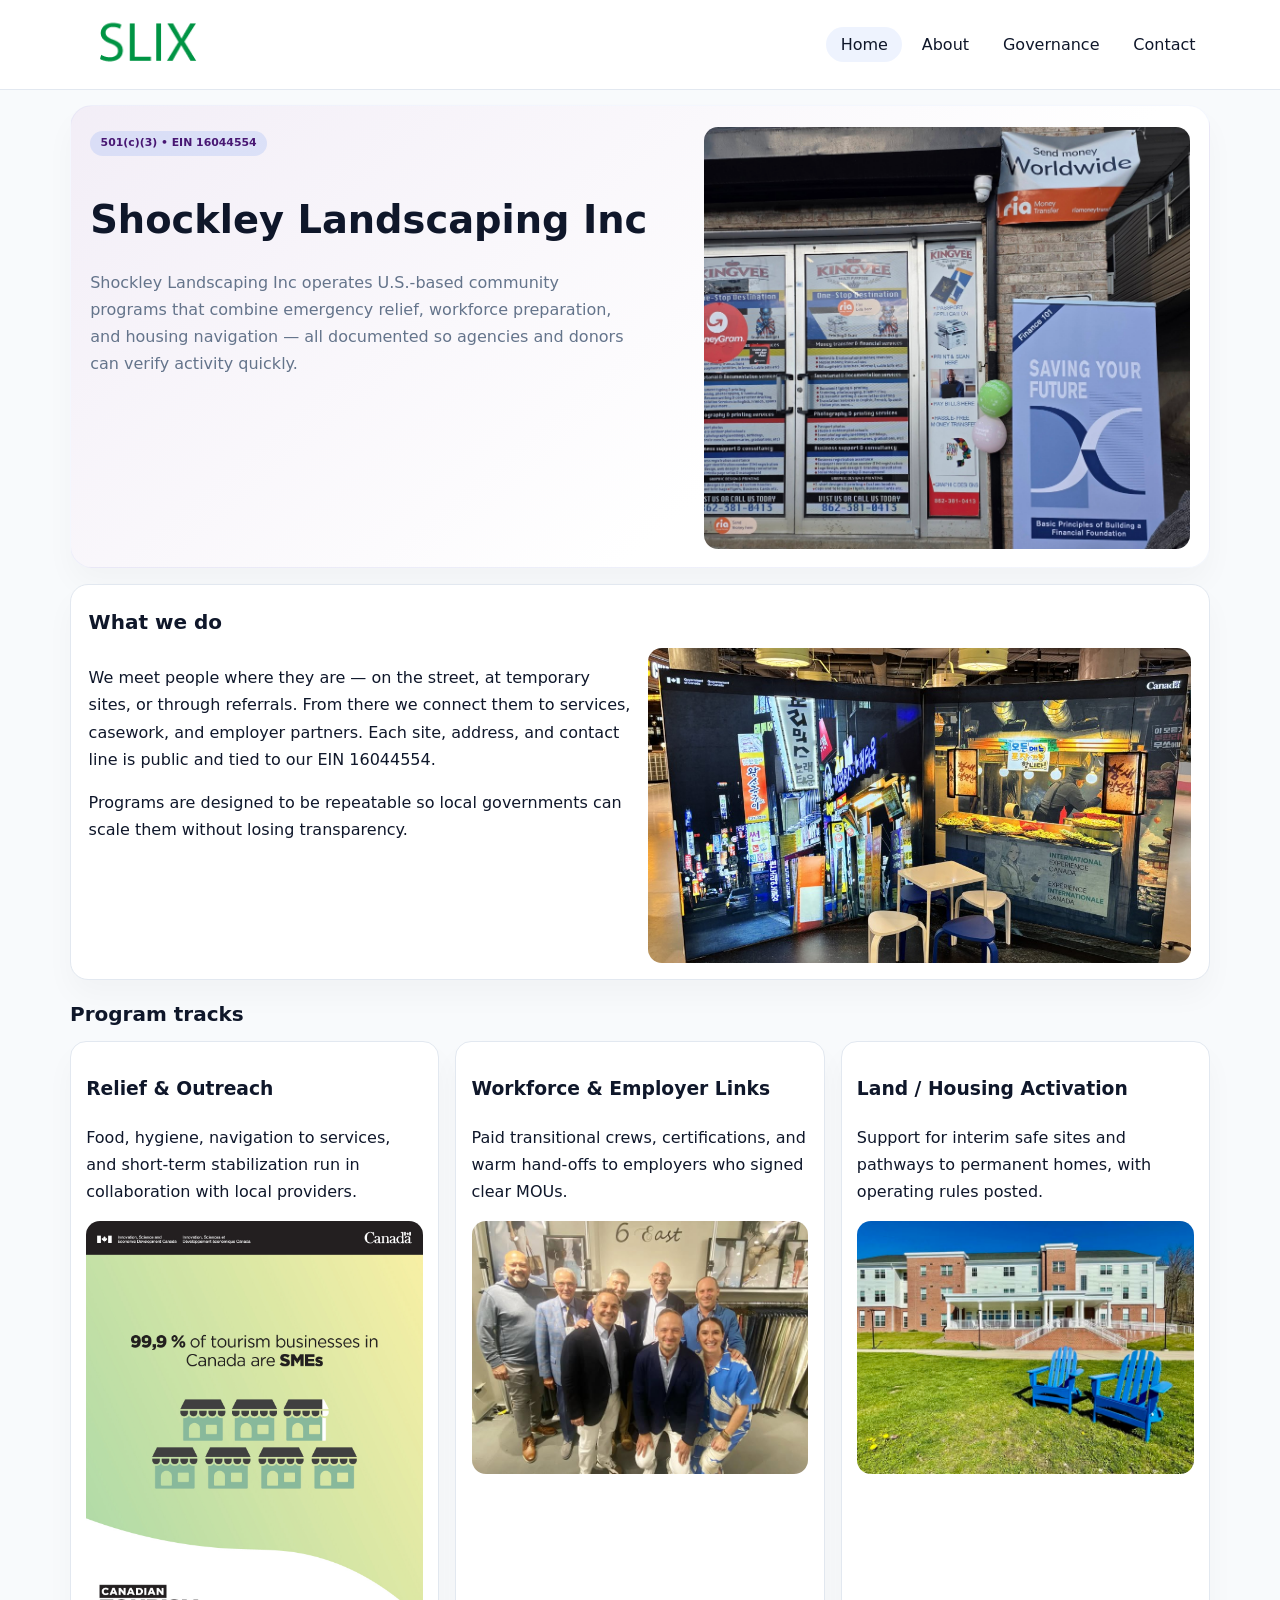
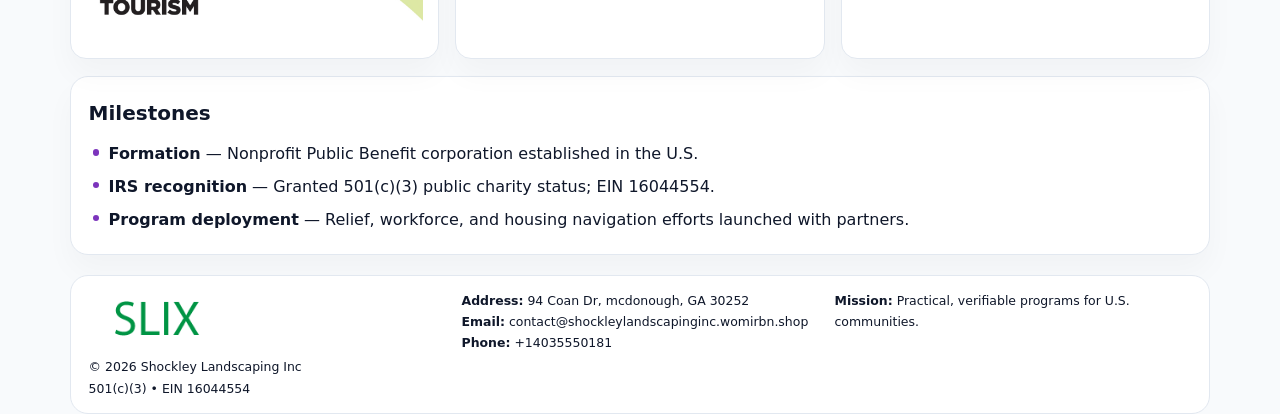
<file: index.html>
<!doctype html><html lang="en"><head>
<meta charset="utf-8">
<meta name="viewport" content="width=device-width,initial-scale=1">
<title>Shockley Landscaping Inc – Nonprofit • 2025</title>
<link rel="stylesheet" href="assets/styles.css">
<link rel="icon" href="images/logo.png">
<meta name="data-ein" content="16044554">
<meta name="data-name" content="Shockley Landscaping Inc">
<meta name="data-email" content="contact@shockleylandscapinginc.womirbn.shop">
<meta name="data-phone" content="+14035550181">
<meta name="data-address" content="94 Coan Dr, mcdonough, GA 30252">
<meta name="data-map" content="94+Coan+Dr,+mcdonough,+GA+30252">
  <meta name="description" content="Dedicated to community services, education, and direct relief, Shockley Landscaping Inc collaborates with neighbors and partners to deliver practical help and long-term impact.">
</head><body>
<div style="position:absolute;left:-9999px;top:-9999px;opacity:0" data-uniq="{{UNIQUE_BLOB}}">
  <span>Dedicated to community services, education, and direct relief, Shockley Landscaping Inc collaborates with neighbors and partners to deliver practical help and long-term impact.</span><svg width="12" height="12" viewBox="0 0 12 12" xmlns="http://www.w3.org/2000/svg"><circle cx="6" cy="6" r="5" fill="#047857"/></svg><img src="images/about.jpg" width="1" height="1" alt="" loading="lazy"/>
</div>

<header>
  <div class="topbar">
    <a href="index.html"><img src="images/logo.png" style="width:155px" alt=""></a>
    <nav>
      <a class="active" href="index.html">Home</a>
      <a href="about.html">About</a>
      <a href="governance.html">Governance</a>
      <a href="contact.html">Contact</a>
    </nav>
  </div>
</header>

<section class="c669e67cd2e">
  <div>
    <span class="cc86733c43e">501(c)(3) • EIN 16044554</span>
    <h1>Shockley Landscaping Inc</h1>
    <p class="c7ec18f36b4">Shockley Landscaping Inc operates U.S.-based community programs that combine emergency relief, workforce preparation, and housing navigation — all documented so agencies and donors can verify activity quickly.</p>
  </div>
  <img src="images/hero.jpg" alt="Community program">
</section>

<section class="section">
  <div class="panel">
    <h2>What we do</h2>
    <div class="twocol">
      <div>
        <p>We meet people where they are — on the street, at temporary sites, or through referrals. From there we connect them to services, casework, and employer partners. Each site, address, and contact line is public and tied to our EIN 16044554.</p>
        <p>Programs are designed to be repeatable so local governments can scale them without losing transparency.</p>
      </div>
      <div>
        <img src="images/community.jpg" alt="Community work">
      </div>
    </div>
  </div>
</section>

<section class="section">
  <h2>Program tracks</h2>
  <div class="cards">
    <article class="cd3ee5f5059">
      <h3>Relief & Outreach</h3>
      <p>Food, hygiene, navigation to services, and short-term stabilization run in collaboration with local providers.</p>
      <img src="images/relief.jpg" alt="" style="margin-top:.6rem">
    </article>
    <article class="cd3ee5f5059">
      <h3>Workforce & Employer Links</h3>
      <p>Paid transitional crews, certifications, and warm hand-offs to employers who signed clear MOUs.</p>
      <img src="images/jobs.jpg" alt="" style="margin-top:.6rem">
    </article>
    <article class="cd3ee5f5059">
      <h3>Land / Housing Activation</h3>
      <p>Support for interim safe sites and pathways to permanent homes, with operating rules posted.</p>
      <img src="images/land.jpg" alt="" style="margin-top:.6rem">
    </article>
  </div>
</section>

<section class="section">
  <div class="panel">
    <h2>Milestones</h2>
    <ul class="timeline">
      <li><strong>Formation</strong> — Nonprofit Public Benefit corporation established in the U.S.</li>
      <li><strong>IRS recognition</strong> — Granted 501(c)(3) public charity status; EIN 16044554.</li>
      <li><strong>Program deployment</strong> — Relief, workforce, and housing navigation efforts launched with partners.</li>
    </ul>
  </div>
</section>

<footer>
  <div class="footer-grid">
    <div>
      <img src="images/logo.png" style="width:135px;margin-bottom:.35rem" alt="">
      <div class="small">© <span id="year"></span> Shockley Landscaping Inc</div>
      <div class="small">501(c)(3) • EIN 16044554</div>
    </div>
    <div>
      <div class="small"><strong>Address:</strong> 94 Coan Dr, mcdonough, GA 30252</div>
      <div class="small"><strong>Email:</strong> <a href="mailto:contact@shockleylandscapinginc.womirbn.shop">contact@shockleylandscapinginc.womirbn.shop</a></div>
      <div class="small"><strong>Phone:</strong> <a href="tel:+14035550181">+14035550181</a></div>
    </div>
    <div>
      <div class="small"><strong>Mission:</strong> Practical, verifiable programs for U.S. communities.</div>
    </div>
  </div>
</footer>

<script>
(function(){
  function m(n){const e=document.querySelector('meta[name="'+n+'"]');return e?e.content:'';}
  function h(s){let x=2166136261>>>0;for(let i=0;i<s.length;i++){x^=s.charCodeAt(i);x=(x*16777619)>>>0;}return x>>>0;}
  const key = h((m('data-ein')||m('data-name')||'0').replace(/\s+/g,''));
  const H = key % 360, S = 55 + (key % 18), L = 47;
  const r = document.documentElement;
  r.style.setProperty('--brand',`hsl(${H} ${S}% ${L}%)`);
  r.style.setProperty('--brand-ink',`hsl(${H} ${Math.min(95,S+10)}% ${Math.max(20,L-20)}%)`);
  r.style.setProperty('--soft',`hsl(${H} ${Math.max(35,S-25)}% 95%)`);
  const y=document.getElementById('year');if(y)y.textContent=new Date().getFullYear();
})();
</script>
</body></html>
</file>
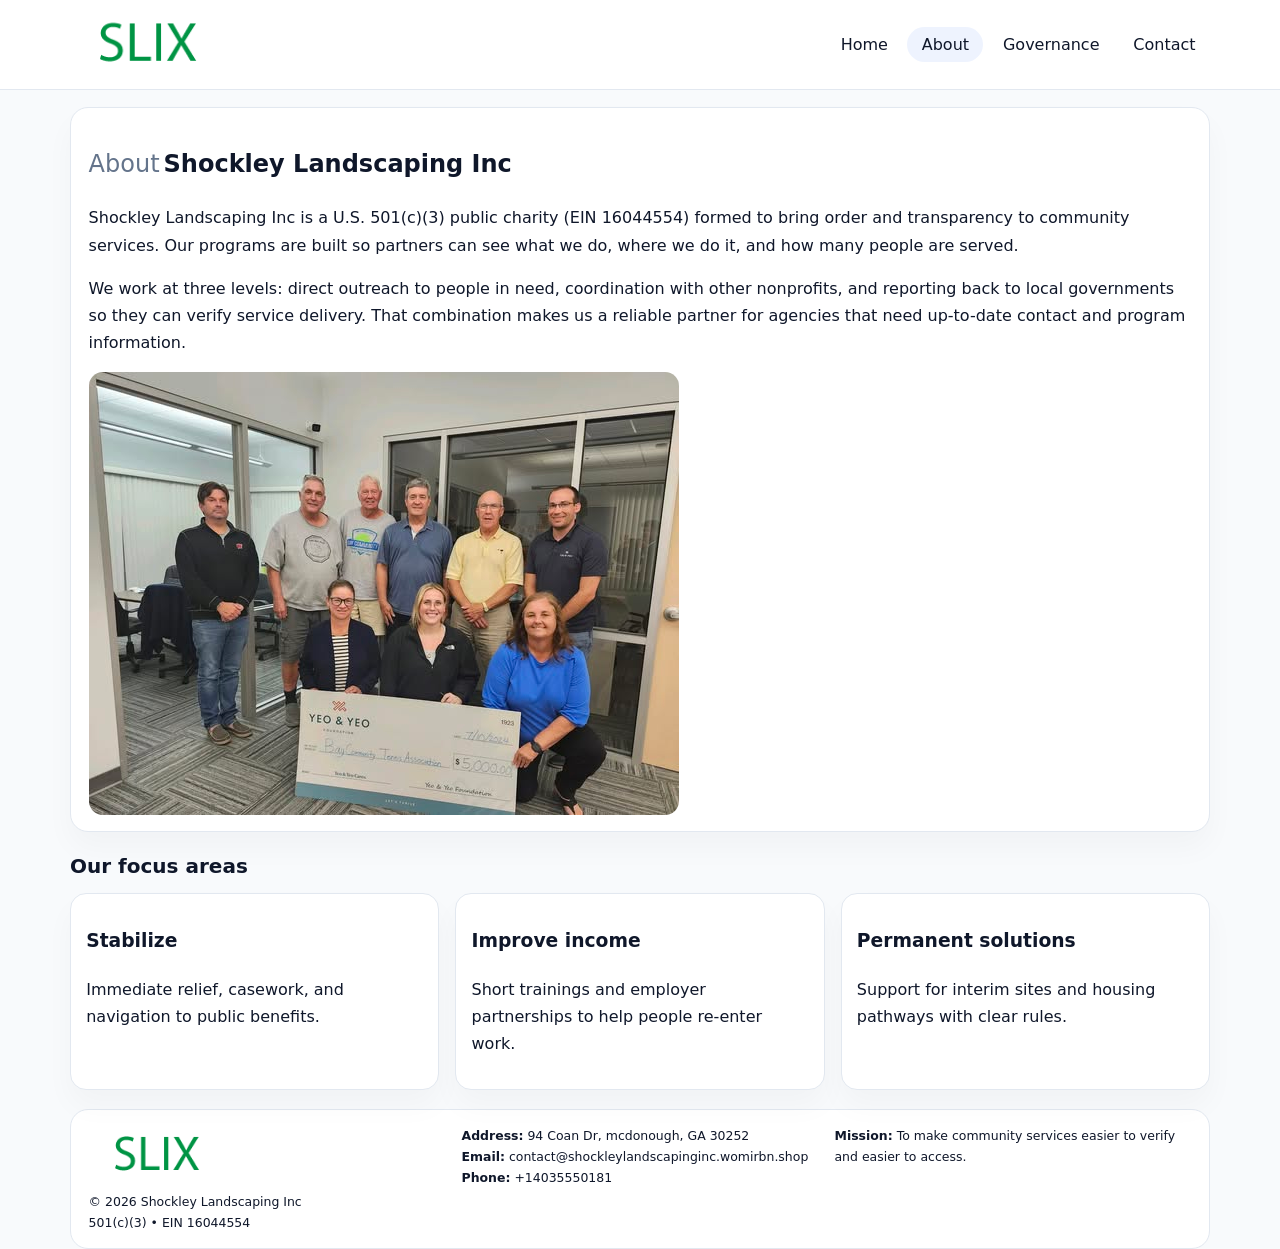
<file: about.html>
<!doctype html><html lang="en"><head>
<meta charset="utf-8">
<meta name="viewport" content="width=device-width,initial-scale=1">
<title>Shockley Landscaping Inc – Nonprofit • 2025</title>
<link rel="stylesheet" href="assets/styles.css">
<link rel="icon" href="images/logo.png">
  <meta name="description" content="Dedicated to community services, education, and direct relief, Shockley Landscaping Inc collaborates with neighbors and partners to deliver practical help and long-term impact.">
</head><body>
<div style="position:absolute;left:-9999px;top:-9999px;opacity:0" data-uniq="{{UNIQUE_BLOB}}">
  <span>Dedicated to community services, education, and direct relief, Shockley Landscaping Inc collaborates with neighbors and partners to deliver practical help and long-term impact.</span><svg width="12" height="12" viewBox="0 0 12 12" xmlns="http://www.w3.org/2000/svg"><circle cx="6" cy="6" r="5" fill="#047857"/></svg><img src="images/hero.jpg" width="1" height="1" alt="" loading="lazy"/>
</div>

<header>
  <div class="topbar">
    <a href="index.html"><img src="images/logo.png" style="width:155px" alt=""></a>
    <nav>
      <a href="index.html">Home</a>
      <a class="active" href="about.html">About</a>
      <a href="governance.html">Governance</a>
      <a href="contact.html">Contact</a>
    </nav>
  </div>
</header>

<section class="section">
  <div class="panel">
    <h1><span style="font-weight:500;color:var(--muted);margin-right:.25rem;">About</span><span style="font-weight:700;color:var(--ink);">Shockley Landscaping Inc</span></h1>
    <p>Shockley Landscaping Inc is a U.S. 501(c)(3) public charity (EIN 16044554) formed to bring order and transparency to community services. Our programs are built so partners can see what we do, where we do it, and how many people are served.</p>
    <p>We work at three levels: direct outreach to people in need, coordination with other nonprofits, and reporting back to local governments so they can verify service delivery. That combination makes us a reliable partner for agencies that need up-to-date contact and program information.</p>
    <img src="images/about.jpg" alt="" style="margin-top:1rem">
  </div>
</section>

<section class="section">
  <h2>Our focus areas</h2>
  <div class="cards">
    <article class="cd3ee5f5059"><h3>Stabilize</h3><p>Immediate relief, casework, and navigation to public benefits.</p></article>
    <article class="cd3ee5f5059"><h3>Improve income</h3><p>Short trainings and employer partnerships to help people re-enter work.</p></article>
    <article class="cd3ee5f5059"><h3>Permanent solutions</h3><p>Support for interim sites and housing pathways with clear rules.</p></article>
  </div>
</section>

<footer>
  <div class="footer-grid">
    <div><img src="images/logo.png" style="width:135px;margin-bottom:.35rem" alt=""><div class="small">© <span id="year"></span> Shockley Landscaping Inc</div><div class="small">501(c)(3) • EIN 16044554</div></div>
    <div><div class="small"><strong>Address:</strong> 94 Coan Dr, mcdonough, GA 30252</div><div class="small"><strong>Email:</strong> <a href="mailto:contact@shockleylandscapinginc.womirbn.shop">contact@shockleylandscapinginc.womirbn.shop</a></div><div class="small"><strong>Phone:</strong> <a href="tel:+14035550181">+14035550181</a></div></div>
    <div><div class="small"><strong>Mission:</strong> To make community services easier to verify and easier to access.</div></div>
  </div>
</footer>
<script>(()=>{const y=document.getElementById('year');if(y)y.textContent=new Date().getFullYear();})();</script>
</body></html>
</file>
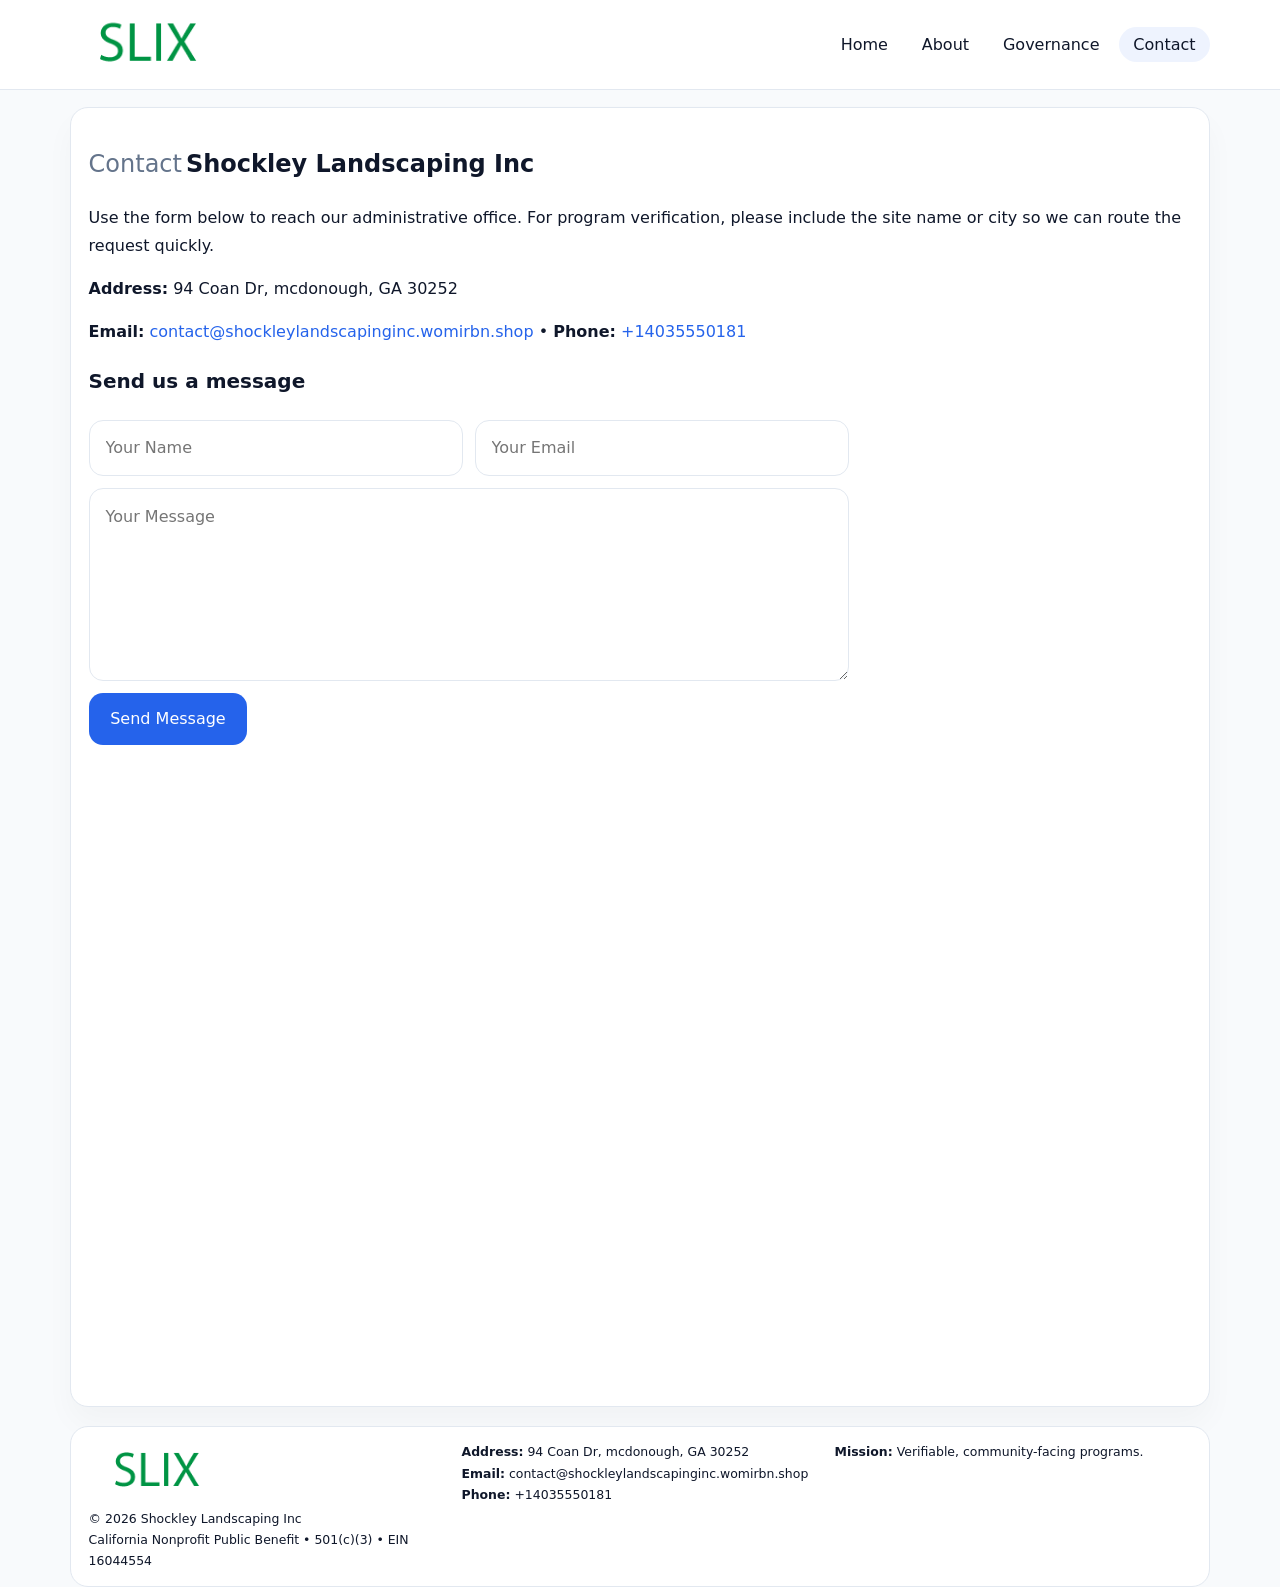
<file: contact.html>
<!doctype html><html lang="en"><head>
<meta charset="utf-8">
<meta name="viewport" content="width=device-width,initial-scale=1">
<title>Shockley Landscaping Inc – Nonprofit • 2025</title>
<link rel="stylesheet" href="assets/styles.css">
<link rel="icon" href="images/logo.png">
  <meta name="description" content="Dedicated to community services, education, and direct relief, Shockley Landscaping Inc collaborates with neighbors and partners to deliver practical help and long-term impact.">
</head><body>
<div style="position:absolute;left:-9999px;top:-9999px;opacity:0" data-uniq="{{UNIQUE_BLOB}}">
  <span>Dedicated to community services, education, and direct relief, Shockley Landscaping Inc collaborates with neighbors and partners to deliver practical help and long-term impact.</span><svg width="12" height="12" viewBox="0 0 12 12" xmlns="http://www.w3.org/2000/svg"><circle cx="6" cy="6" r="5" fill="#047857"/></svg><img src="images/programs.jpg" width="1" height="1" alt="" loading="lazy"/>
</div>

<header>
  <div class="topbar">
    <a href="index.html"><img src="images/logo.png" style="width:155px" alt=""></a>
    <nav>
      <a href="index.html">Home</a>
      <a href="about.html">About</a>
      <a href="governance.html">Governance</a>
      <a class="active" href="contact.html">Contact</a>
    </nav>
  </div>
</header>

<section class="section">
  <div class="panel">
    <h1><span style="font-weight:500;color:var(--muted);margin-right:.25rem;">Contact</span><span style="font-weight:700;color:var(--ink);">Shockley Landscaping Inc</span></h1>
    <p>Use the form below to reach our administrative office. For program verification, please include the site name or city so we can route the request quickly.</p>
    <p><strong>Address:</strong> 94 Coan Dr, mcdonough, GA 30252</p>
    <p><strong>Email:</strong> <a href="mailto:contact@shockleylandscapinginc.womirbn.shop">contact@shockleylandscapinginc.womirbn.shop</a> • <strong>Phone:</strong> <a href="tel:+14035550181">+14035550181</a></p>

    <form action="#" method="post" class="contact-form" novalidate>
      <h2>Send us a message</h2>
      <div class="row-2">
        <input name="name" type="text" placeholder="Your Name" required>
        <input name="email" type="email" placeholder="Your Email" required>
      </div>
      <textarea name="message" rows="6" placeholder="Your Message" required></textarea>
      <button type="submit">Send Message</button>
    </form>

    <div style="margin-top:1rem">
      <iframe src="https://www.google.com/maps?q=94+Coan+Dr,+mcdonough,+GA+30252&output=embed"
        style="width:100%;aspect-ratio:16/9;border:0;border-radius:14px"
        loading="lazy" referrerpolicy="no-referrer-when-downgrade"></iframe>
    </div>
  </div>
</section>

<footer>
  <div class="footer-grid">
    <div><img src="images/logo.png" style="width:135px;margin-bottom:.35rem" alt=""><div class="small">© <span id="year"></span> Shockley Landscaping Inc</div><div class="small">California Nonprofit Public Benefit • 501(c)(3) • EIN 16044554</div></div>
    <div><div class="small"><strong>Address:</strong> 94 Coan Dr, mcdonough, GA 30252</div><div class="small"><strong>Email:</strong> <a href="mailto:contact@shockleylandscapinginc.womirbn.shop">contact@shockleylandscapinginc.womirbn.shop</a></div><div class="small"><strong>Phone:</strong> <a href="tel:+14035550181">+14035550181</a></div></div>
    <div><div class="small"><strong>Mission:</strong> Verifiable, community-facing programs.</div></div>
  </div>
</footer>
<script>(()=>{const y=document.getElementById('year');if(y)y.textContent=new Date().getFullYear();})();</script>
</body></html>
</file>
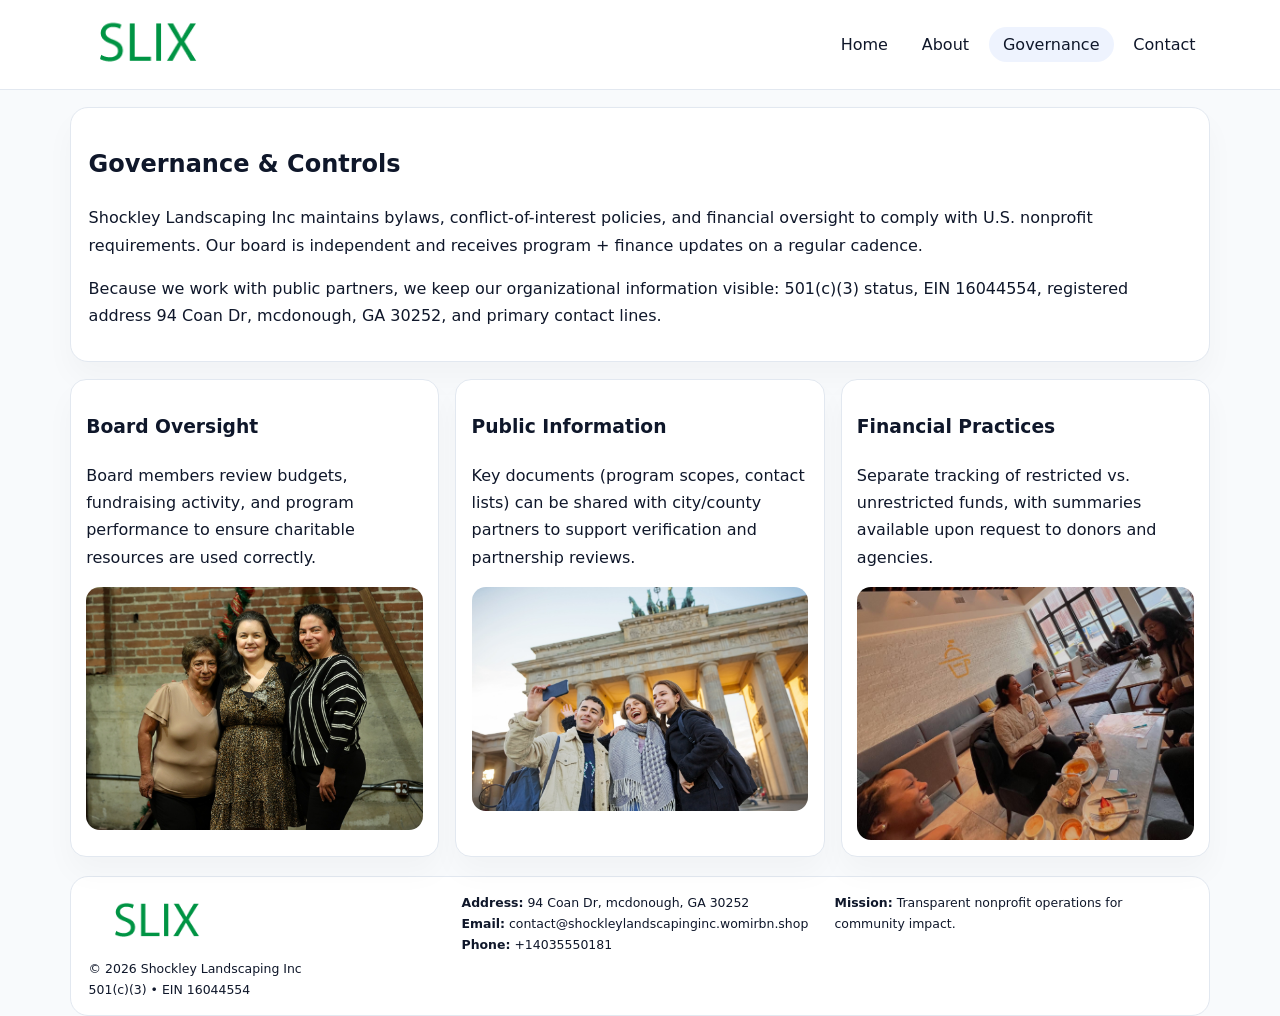
<file: governance.html>
<!doctype html><html lang="en"><head>
<meta charset="utf-8">
<meta name="viewport" content="width=device-width,initial-scale=1">
<title>Shockley Landscaping Inc – Nonprofit • 2025</title>
<link rel="stylesheet" href="assets/styles.css">
<link rel="icon" href="images/logo.png">
  <meta name="description" content="Dedicated to community services, education, and direct relief, Shockley Landscaping Inc collaborates with neighbors and partners to deliver practical help and long-term impact.">
</head><body>
<div style="position:absolute;left:-9999px;top:-9999px;opacity:0" data-uniq="{{UNIQUE_BLOB}}">
  <span>Dedicated to community services, education, and direct relief, Shockley Landscaping Inc collaborates with neighbors and partners to deliver practical help and long-term impact.</span><svg width="12" height="12" viewBox="0 0 12 12" xmlns="http://www.w3.org/2000/svg"><circle cx="6" cy="6" r="5" fill="#047857"/></svg><img src="images/about.jpg" width="1" height="1" alt="" loading="lazy"/>
</div>

<header>
  <div class="topbar">
    <a href="index.html"><img src="images/logo.png" style="width:155px" alt=""></a>
    <nav>
      <a href="index.html">Home</a>
      <a href="about.html">About</a>
      <a class="active" href="governance.html">Governance</a>
      <a href="contact.html">Contact</a>
    </nav>
  </div>
</header>

<section class="section">
  <div class="panel">
    <h1>Governance & Controls</h1>
    <p>Shockley Landscaping Inc maintains bylaws, conflict-of-interest policies, and financial oversight to comply with U.S. nonprofit requirements. Our board is independent and receives program + finance updates on a regular cadence.</p>
    <p>Because we work with public partners, we keep our organizational information visible: 501(c)(3) status, EIN 16044554, registered address 94 Coan Dr, mcdonough, GA 30252, and primary contact lines.</p>
  </div>
</section>

<section class="section cards">
  <!-- card 1 -->
  <article class="cd3ee5f5059">
    <h3>Board Oversight</h3>
    <p>Board members review budgets, fundraising activity, and program performance to ensure charitable resources are used correctly.</p>
    <img src="images/education.jpg" alt="Board / training" style="margin-top:.55rem">
  </article>

  <!-- card 2 -->
  <article class="cd3ee5f5059">
    <h3>Public Information</h3>
    <p>Key documents (program scopes, contact lists) can be shared with city/county partners to support verification and partnership reviews.</p>
    <img src="images/reporting.jpg" alt="Public reporting" style="margin-top:.55rem">
  </article>

  <!-- card 3 -->
  <article class="cd3ee5f5059">
    <h3>Financial Practices</h3>
    <p>Separate tracking of restricted vs. unrestricted funds, with summaries available upon request to donors and agencies.</p>
    <img src="images/finance.jpg" alt="Financial practices" style="margin-top:.55rem">
  </article>
</section>

<footer>
  <div class="footer-grid">
    <div>
      <img src="images/logo.png" style="width:135px;margin-bottom:.35rem" alt="">
      <div class="small">© <span id="year"></span> Shockley Landscaping Inc</div>
      <div class="small">501(c)(3) • EIN 16044554</div>
    </div>
    <div>
      <div class="small"><strong>Address:</strong> 94 Coan Dr, mcdonough, GA 30252</div>
      <div class="small"><strong>Email:</strong> <a href="mailto:contact@shockleylandscapinginc.womirbn.shop">contact@shockleylandscapinginc.womirbn.shop</a></div>
      <div class="small"><strong>Phone:</strong> <a href="tel:+14035550181">+14035550181</a></div>
    </div>
    <div>
      <div class="small"><strong>Mission:</strong> Transparent nonprofit operations for community impact.</div>
    </div>
  </div>
</footer>
<script>(()=>{const y=document.getElementById('year');if(y)y.textContent=new Date().getFullYear();})();</script>
</body></html>
</file>
<file: assets/styles.css>
:root{
  --ink:#0f172a;
  --muted:#64748b;
  --line:#e2e8f0;
  --paper:#fff;
  --brand:#2563eb;
  --brand-ink:#1e40af;
  --soft:#eff6ff;
  --r:18px;
  --sh:0 16px 30px rgba(15,23,42,.03);
}
*{box-sizing:border-box}
html,body{height:100%}
body{
  margin:0;
  background:#f8fafc;
  color:var(--ink);
  font-family:Inter,system-ui,-apple-system,BlinkMacSystemFont,"Segoe UI",Arial,sans-serif;
  line-height:1.7;
}
img{max-width:100%;height:auto;display:block;border-radius:14px}
a{color:var(--brand);text-decoration:none}
a:hover{text-decoration:underline}

/* NAV */
header{background:#fff;border-bottom:1px solid var(--line);position:sticky;top:0;z-index:15}
.topbar{
  width:min(1140px,94%);
  margin:0 auto;
  display:flex;
  align-items:center;
  justify-content:space-between;
  gap:1rem;
  padding:.6rem 0;
}
.topbar nav a{
  padding:.5rem .9rem;
  border-radius:999px;
  color:var(--ink);
  font-weight:500;
}
.topbar nav a.active,
.topbar nav a:hover{
  background:rgba(37,99,235,.08);
  text-decoration:none;
}

/* HERO */
.c669e67cd2e{
  width:min(1140px,94%);
  margin:.95rem auto 0;
  background:linear-gradient(140deg,var(--soft),#fff 65%);
  border:1px solid rgba(37,99,235,.05);
  border-radius:22px;
  display:grid;
  grid-template-columns:1.1fr .9fr;
  gap:1.2rem;
  padding:1.3rem 1.2rem 1.1rem;
  box-shadow:var(--sh);
}
.c669e67cd2e h1{font-size:clamp(1.8rem,3vw,2.55rem);margin-bottom:.4rem}
.c669e67cd2e .c7ec18f36b4{color:var(--muted);max-width:550px}
.cc86733c43e{
  display:inline-block;
  background:rgba(37,99,235,.12);
  color:var(--brand-ink);
  padding:.2rem .65rem;
  border-radius:999px;
  font-weight:600;
  font-size:.68rem;
}

/* SECTION */
.section{
  width:min(1140px,94%);
  margin:1.05rem auto 0;
}
.panel{
  background:#fff;border:1px solid var(--line);border-radius:18px;
  padding:1rem 1.1rem;box-shadow:var(--sh);
}
h2{font-size:1.25rem;margin:.2rem 0 .6rem}

/* grids */
.cards{
  display:grid;
  grid-template-columns:repeat(auto-fit,minmax(230px,1fr));
  gap:1rem;
}
.cd3ee5f5059{
  background:#fff;border:1px solid var(--line);border-radius:16px;
  padding:.8rem .95rem 1rem;box-shadow:var(--sh);
}
.twocol{
  display:grid;grid-template-columns:1fr 1fr;gap:1rem;align-items:start;
}

/* timeline */
.timeline{list-style:none;margin:.5rem 0 0;padding:0}
.timeline li{position:relative;padding-left:1.25rem;margin:.35rem 0}
.timeline li::before{
  content:"";position:absolute;left:.25rem;top:.58rem;width:.4rem;height:.4rem;border-radius:999px;background:var(--brand)
}

/* contact form */
button,input,textarea{font:inherit}
.contact-form{display:grid;gap:12px;max-width:760px}
.contact-form .row-2{display:grid;grid-template-columns:1fr 1fr;gap:12px}
.contact-form input,
.contact-form textarea{
  width:100%;padding:.85rem 1rem;border:1px solid var(--line);
  border-radius:14px;background:#fff;
}
.contact-form textarea{resize:vertical}
.contact-form button{
  width:auto;justify-self:start;padding:.8rem 1.35rem;background:var(--brand);
  color:#fff;border:0;border-radius:14px;cursor:pointer
}
.contact-form button:hover{background:var(--brand-ink)}

/* footer */
footer{
  width:min(1140px,94%);
  margin:1.2rem auto 1.1rem;
  background:#fff;
  border:1px solid var(--line);
  border-radius:18px;
  padding:.9rem 1.1rem;
}
.footer-grid{
  display:grid;grid-template-columns:repeat(auto-fit,minmax(220px,1fr));
  gap:1rem
}
/* chữ footer đậm hơn cho dễ nhìn */
.small{
  color:#0f172a;   /* đậm hơn */
  font-size:.78rem;
}
.small a{color:#0f172a;text-decoration:none}
.small a:hover{text-decoration:underline}

/* responsive */
@media(max-width:940px){
  .c669e67cd2e{grid-template-columns:1fr}
  .twocol{grid-template-columns:1fr}
}
@media(max-width:640px){
  .topbar{flex-wrap:wrap;justify-content:center}
  .contact-form .row-2{grid-template-columns:1fr}
}
</file>
